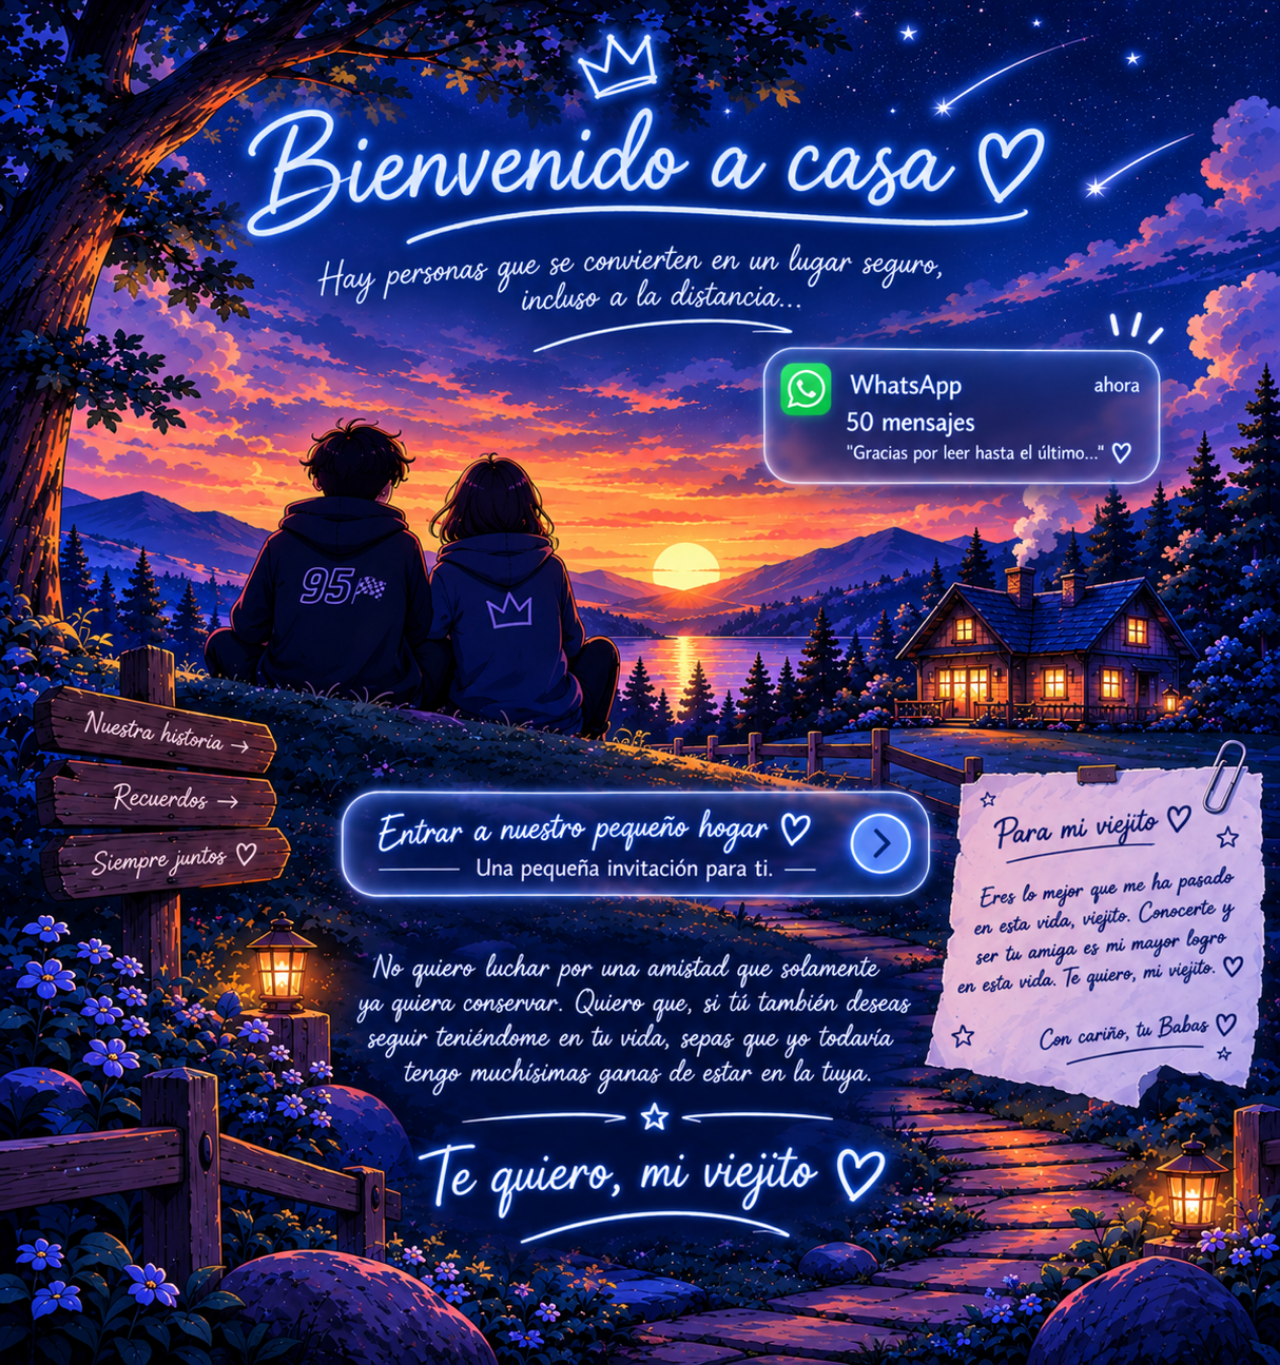
<file: index.html>
<!DOCTYPE html>
<html lang="es">
<head>
  <meta charset="UTF-8">
  <meta name="viewport" content="width=device-width, initial-scale=1.0">
  <meta name="theme-color" content="#07152f">
  <meta name="description" content="Un pequeño hogar hecho con cariño para mi viejito.">
  <title>Bienvenido a casa ♡</title>
  <link rel="icon" href="favicon.svg" type="image/svg+xml">
  <link rel="stylesheet" href="estilos.css">
</head>
<body class="portada">
  <main class="portada-completa" aria-label="Bienvenido a nuestro pequeño hogar">
    <div class="portada-imagen">
      <img src="portada-principal.png" alt="Ilustración de dos personas contemplando el atardecer junto a un lago y una casa iluminada. La imagen dice: Bienvenido a casa.">
      <a class="boton-entrada" href="hogar.html" aria-label="Entrar a nuestro pequeño hogar">
        <span class="solo-lectores">Entrar a nuestro pequeño hogar</span>
      </a>
    </div>
  </main>
  <script src="navegacion.js"></script>
</body>
</html>
</file>
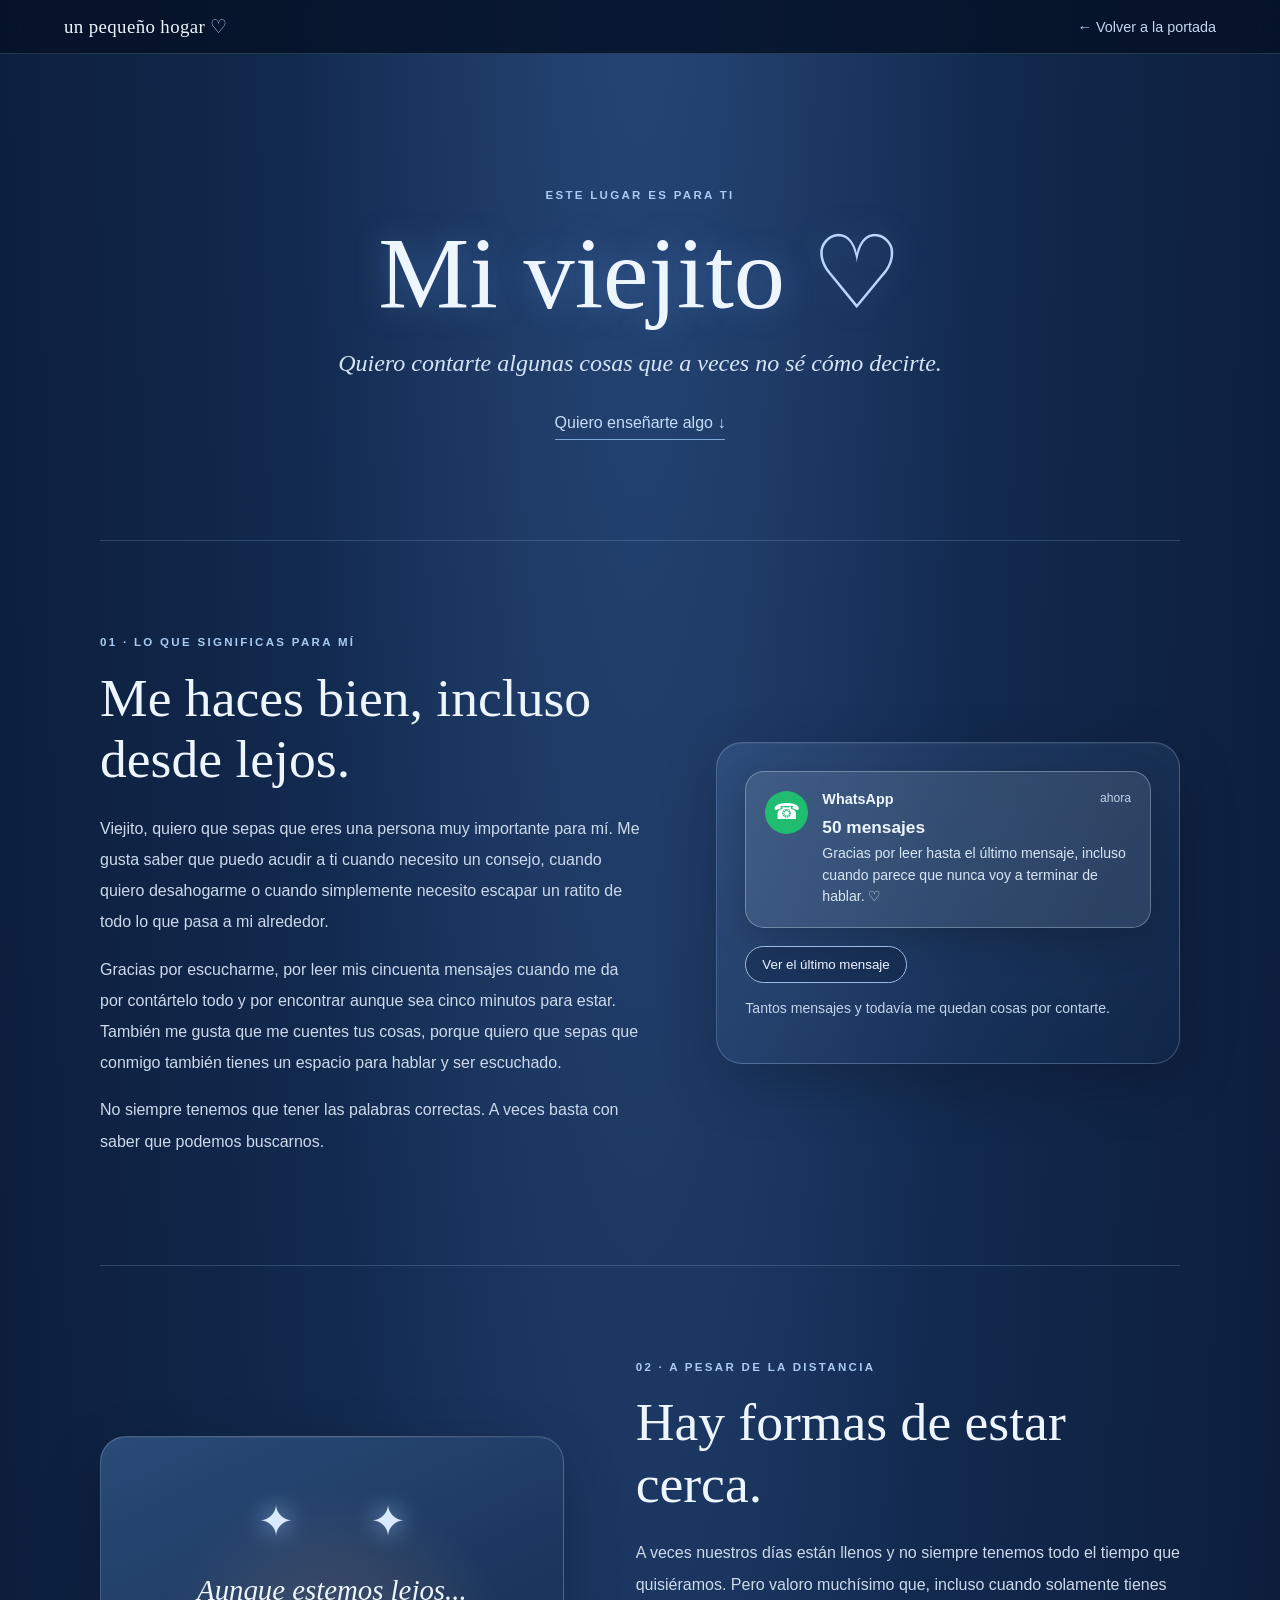
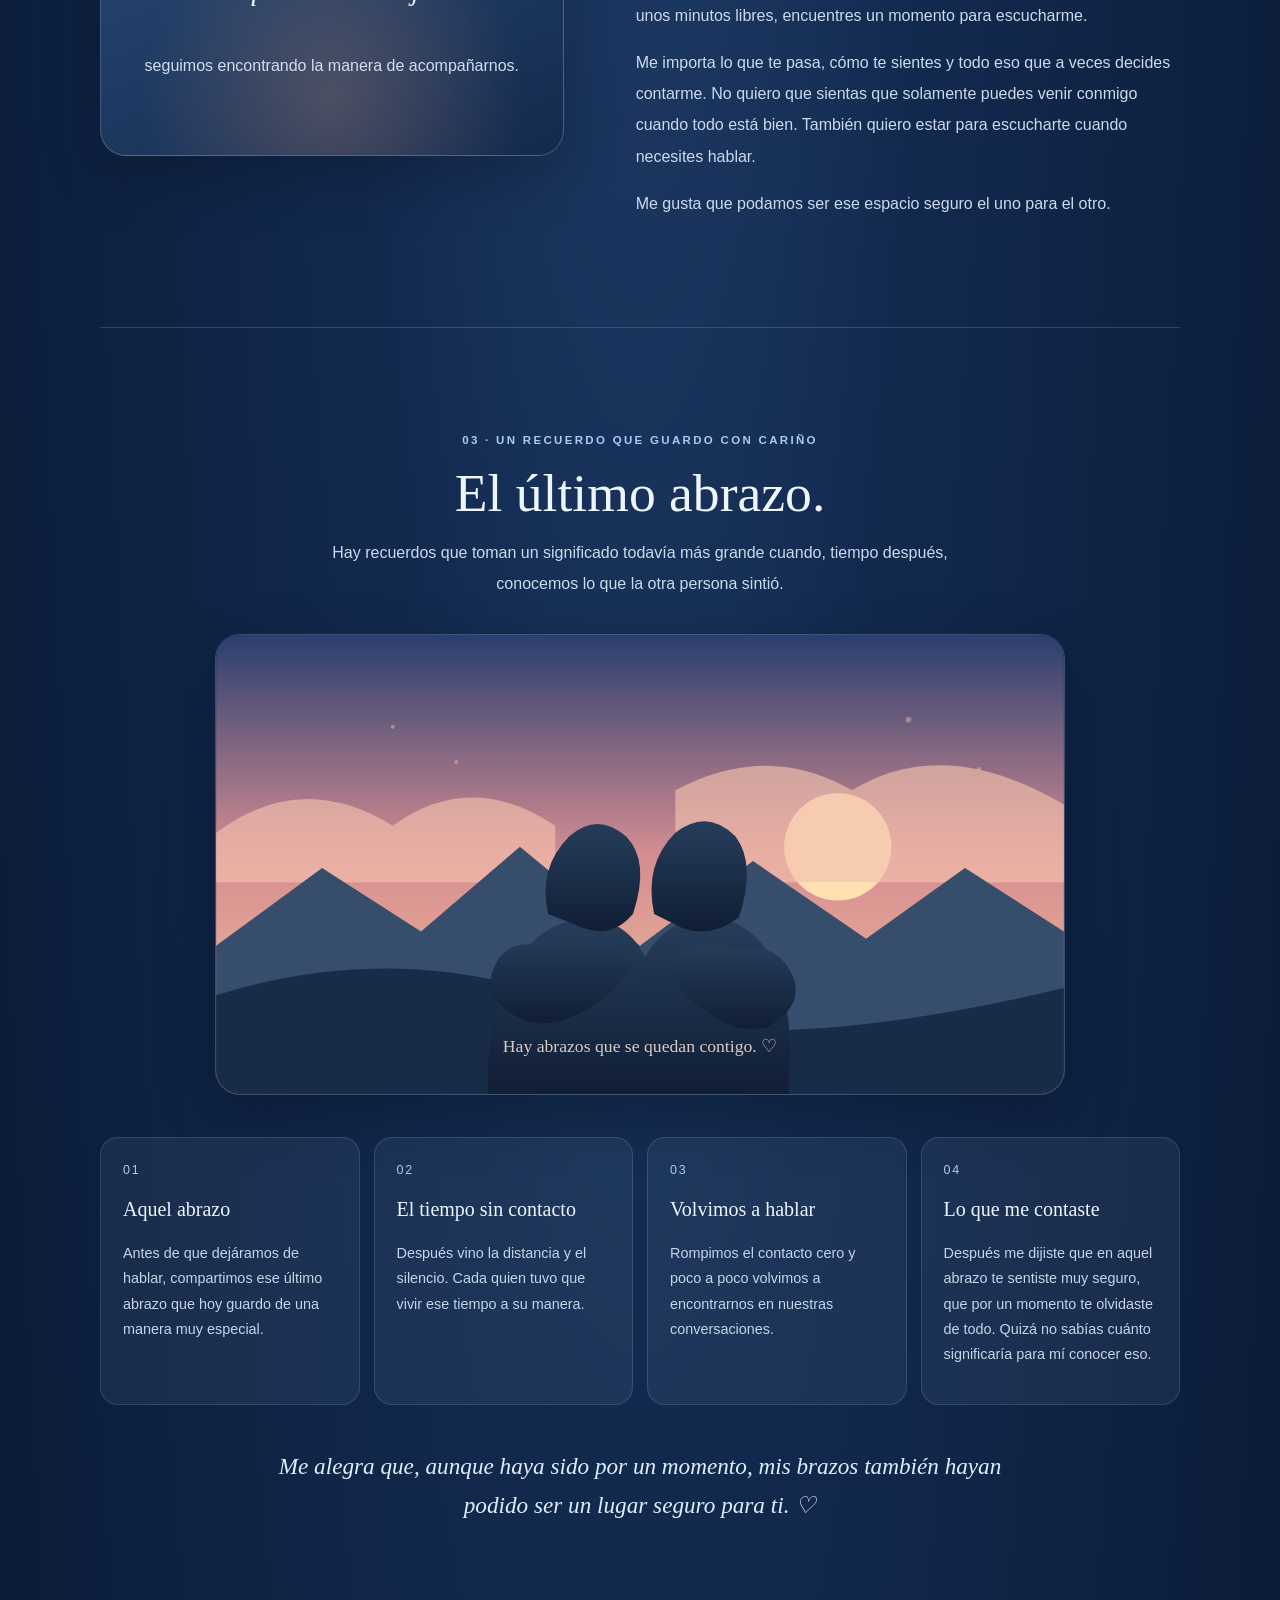
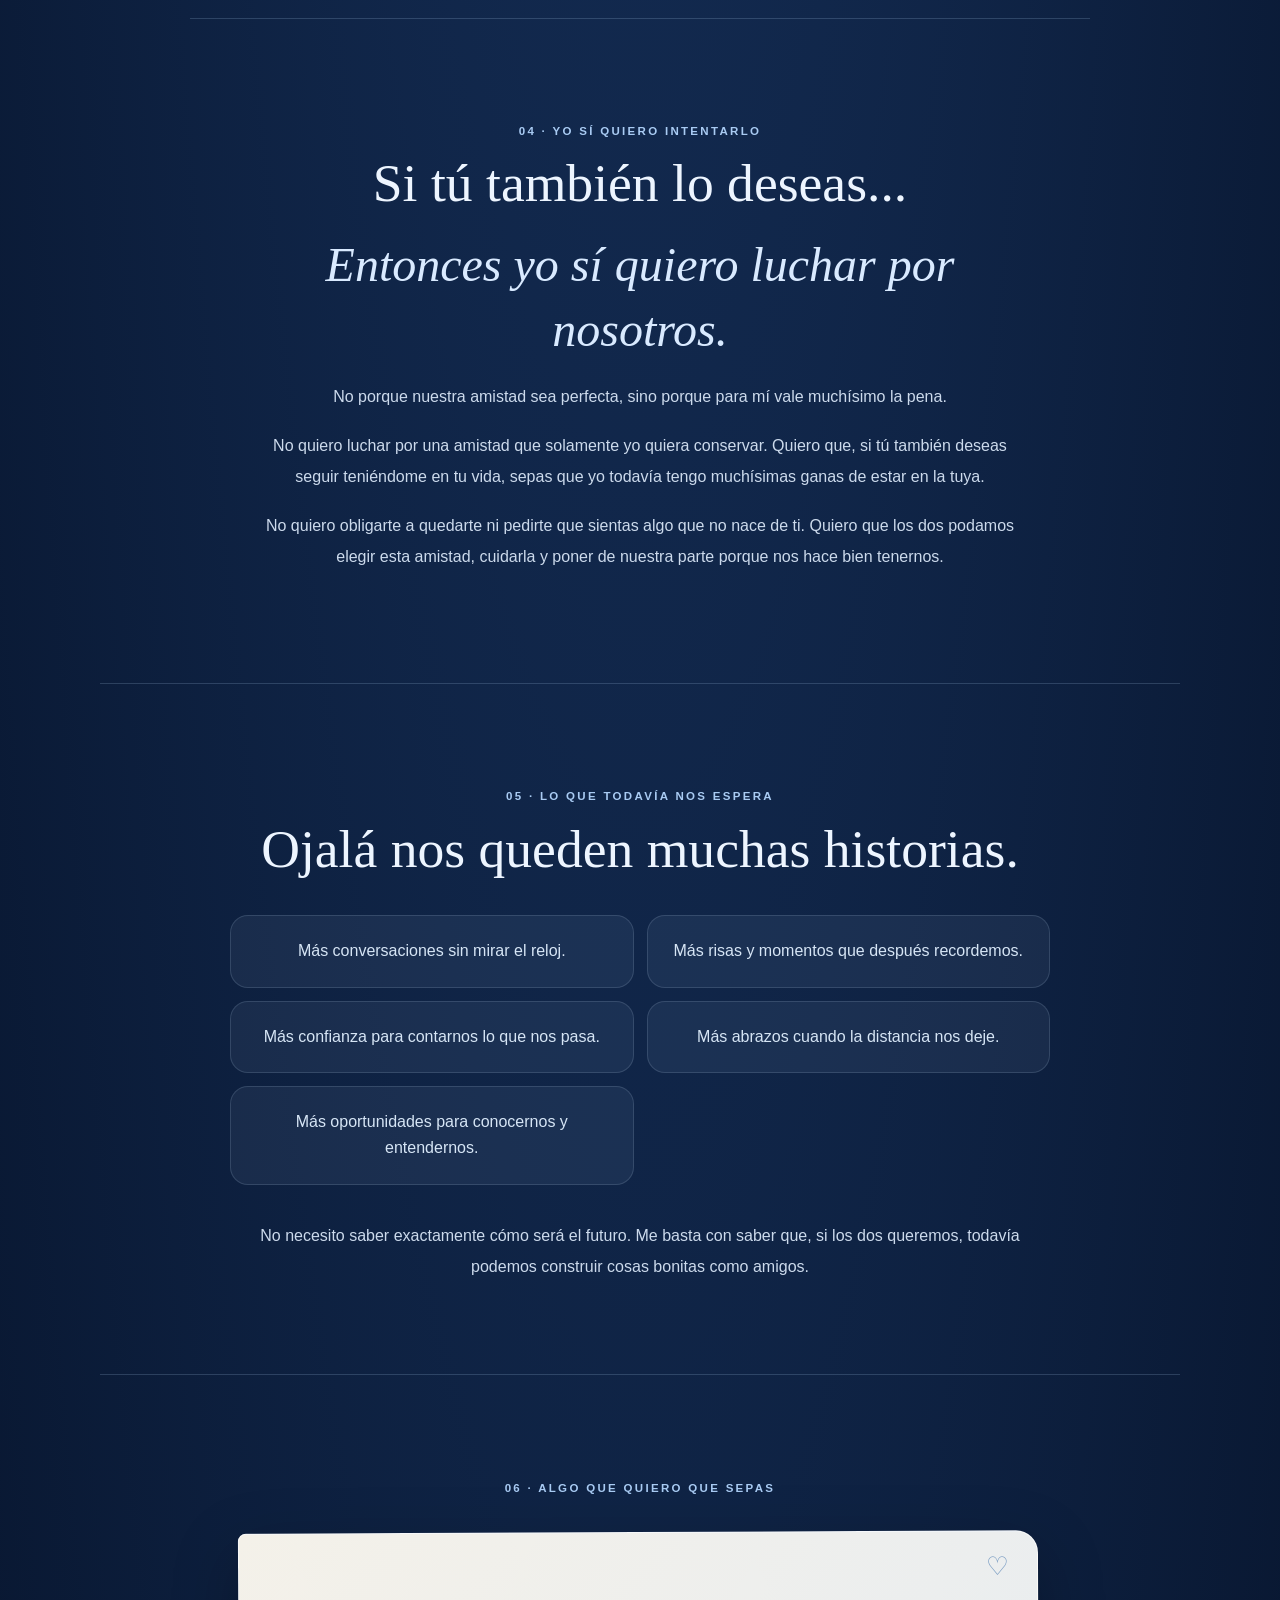
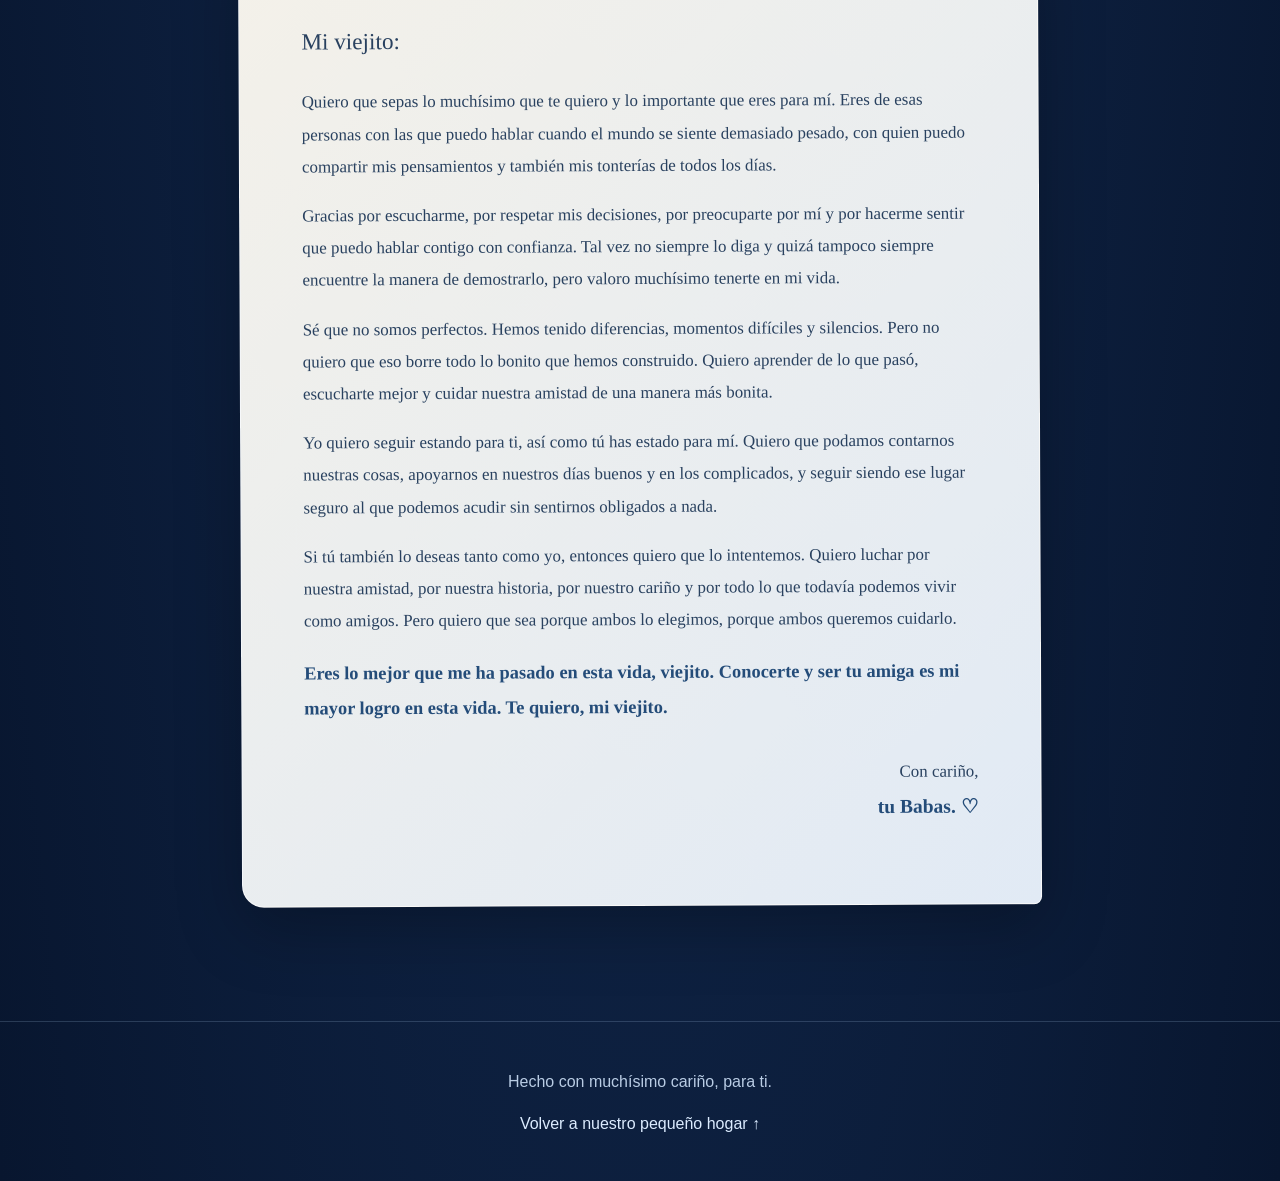
<file: hogar.html>
<!DOCTYPE html>
<html lang="es">
<head>
  <meta charset="UTF-8">
  <meta name="viewport" content="width=device-width, initial-scale=1.0">
  <meta name="theme-color" content="#172b50">
  <title>Para mi viejito ♡</title>
  <link rel="icon" href="favicon.svg" type="image/svg+xml">
  <link rel="stylesheet" href="estilos.css">
</head>
<body class="pagina-hogar">
  <header class="barra">
    <a class="marca" href="index.html">un pequeño hogar <span>♡</span></a>
    <a class="volver" href="index.html">← Volver a la portada</a>
  </header>

  <main>
    <section class="bienvenida seccion" id="inicio">
      <p class="sobretitulo">ESTE LUGAR ES PARA TI</p>
      <h1>Mi viejito <span>♡</span></h1>
      <p class="bajada">Quiero contarte algunas cosas que a veces no sé cómo decirte.</p>
      <a class="enlace-suave" href="#significas">Quiero enseñarte algo ↓</a>
    </section>

    <section class="seccion bloque" id="significas">
      <div class="texto">
        <p class="numero">01 · LO QUE SIGNIFICAS PARA MÍ</p>
        <h2>Me haces bien, incluso desde lejos.</h2>
        <p>Viejito, quiero que sepas que eres una persona muy importante para mí. Me gusta saber que puedo acudir a ti cuando necesito un consejo, cuando quiero desahogarme o cuando simplemente necesito escapar un ratito de todo lo que pasa a mi alrededor.</p>
        <p>Gracias por escucharme, por leer mis cincuenta mensajes cuando me da por contártelo todo y por encontrar aunque sea cinco minutos para estar. También me gusta que me cuentes tus cosas, porque quiero que sepas que conmigo también tienes un espacio para hablar y ser escuchado.</p>
        <p>No siempre tenemos que tener las palabras correctas. A veces basta con saber que podemos buscarnos.</p>
      </div>
      <div class="visual visual-mensajes">
        <div class="notificacion">
          <div class="wa-icon">☎</div>
          <div class="notificacion__texto">
            <div class="notificacion__top"><strong>WhatsApp</strong><span>ahora</span></div>
            <strong class="contador">50 mensajes</strong>
            <p id="mensaje-final">Gracias por leer hasta el último mensaje, incluso cuando parece que nunca voy a terminar de hablar. ♡</p>
          </div>
        </div>
        <button class="boton-pequeno" id="ver-mensaje" type="button">Ver el último mensaje</button>
        <p class="nota-visual" id="nota-mensaje" aria-live="polite">Tantos mensajes y todavía me quedan cosas por contarte.</p>
      </div>
    </section>

    <section class="seccion bloque bloque-invertido" id="historia">
      <div class="visual visual-distancia">
        <div class="dos-luces"><span>✦</span><span>✦</span></div>
        <p class="visual-titulo">Aunque estemos lejos...</p>
        <p>seguimos encontrando la manera de acompañarnos.</p>
      </div>
      <div class="texto">
        <p class="numero">02 · A PESAR DE LA DISTANCIA</p>
        <h2>Hay formas de estar cerca.</h2>
        <p>A veces nuestros días están llenos y no siempre tenemos todo el tiempo que quisiéramos. Pero valoro muchísimo que, incluso cuando solamente tienes unos minutos libres, encuentres un momento para escucharme.</p>
        <p>Me importa lo que te pasa, cómo te sientes y todo eso que a veces decides contarme. No quiero que sientas que solamente puedes venir conmigo cuando todo está bien. También quiero estar para escucharte cuando necesites hablar.</p>
        <p>Me gusta que podamos ser ese espacio seguro el uno para el otro.</p>
      </div>
    </section>

    <section class="seccion abrazo" id="abrazo">
      <p class="numero">03 · UN RECUERDO QUE GUARDO CON CARIÑO</p>
      <h2>El último abrazo.</h2>
      <p class="abrazo-intro">Hay recuerdos que toman un significado todavía más grande cuando, tiempo después, conocemos lo que la otra persona sintió.</p>
      <img class="abrazo-imagen" src="abrazo.svg" alt="Dos siluetas abrazándose bajo un cielo de atardecer">
      <div class="linea-tiempo">
        <article><span>01</span><h3>Aquel abrazo</h3><p>Antes de que dejáramos de hablar, compartimos ese último abrazo que hoy guardo de una manera muy especial.</p></article>
        <article><span>02</span><h3>El tiempo sin contacto</h3><p>Después vino la distancia y el silencio. Cada quien tuvo que vivir ese tiempo a su manera.</p></article>
        <article><span>03</span><h3>Volvimos a hablar</h3><p>Rompimos el contacto cero y poco a poco volvimos a encontrarnos en nuestras conversaciones.</p></article>
        <article><span>04</span><h3>Lo que me contaste</h3><p>Después me dijiste que en aquel abrazo te sentiste muy seguro, que por un momento te olvidaste de todo. Quizá no sabías cuánto significaría para mí conocer eso.</p></article>
      </div>
      <p class="frase-destacada">Me alegra que, aunque haya sido por un momento, mis brazos también hayan podido ser un lugar seguro para ti. ♡</p>
    </section>

    <section class="seccion intento" id="intentarlo">
      <p class="numero">04 · YO SÍ QUIERO INTENTARLO</p>
      <h2>Si tú también lo deseas...</h2>
      <p class="frase-grande">Entonces yo sí quiero luchar por nosotros.</p>
      <p>No porque nuestra amistad sea perfecta, sino porque para mí vale muchísimo la pena.</p>
      <p>No quiero luchar por una amistad que solamente yo quiera conservar. Quiero que, si tú también deseas seguir teniéndome en tu vida, sepas que yo todavía tengo muchísimas ganas de estar en la tuya.</p>
      <p>No quiero obligarte a quedarte ni pedirte que sientas algo que no nace de ti. Quiero que los dos podamos elegir esta amistad, cuidarla y poner de nuestra parte porque nos hace bien tenernos.</p>
    </section>

    <section class="seccion futuro" id="futuro">
      <p class="numero">05 · LO QUE TODAVÍA NOS ESPERA</p>
      <h2>Ojalá nos queden muchas historias.</h2>
      <div class="deseos">
        <p>Más conversaciones sin mirar el reloj.</p>
        <p>Más risas y momentos que después recordemos.</p>
        <p>Más confianza para contarnos lo que nos pasa.</p>
        <p>Más abrazos cuando la distancia nos deje.</p>
        <p>Más oportunidades para conocernos y entendernos.</p>
      </div>
      <p class="nota-final">No necesito saber exactamente cómo será el futuro. Me basta con saber que, si los dos queremos, todavía podemos construir cosas bonitas como amigos.</p>
    </section>

    <section class="seccion carta" id="carta">
      <p class="numero">06 · ALGO QUE QUIERO QUE SEPAS</p>
      <article class="papel">
        <span class="corazon-papel">♡</span>
        <p class="saludo">Mi viejito:</p>
        <p>Quiero que sepas lo muchísimo que te quiero y lo importante que eres para mí. Eres de esas personas con las que puedo hablar cuando el mundo se siente demasiado pesado, con quien puedo compartir mis pensamientos y también mis tonterías de todos los días.</p>
        <p>Gracias por escucharme, por respetar mis decisiones, por preocuparte por mí y por hacerme sentir que puedo hablar contigo con confianza. Tal vez no siempre lo diga y quizá tampoco siempre encuentre la manera de demostrarlo, pero valoro muchísimo tenerte en mi vida.</p>
        <p>Sé que no somos perfectos. Hemos tenido diferencias, momentos difíciles y silencios. Pero no quiero que eso borre todo lo bonito que hemos construido. Quiero aprender de lo que pasó, escucharte mejor y cuidar nuestra amistad de una manera más bonita.</p>
        <p>Yo quiero seguir estando para ti, así como tú has estado para mí. Quiero que podamos contarnos nuestras cosas, apoyarnos en nuestros días buenos y en los complicados, y seguir siendo ese lugar seguro al que podemos acudir sin sentirnos obligados a nada.</p>
        <p>Si tú también lo deseas tanto como yo, entonces quiero que lo intentemos. Quiero luchar por nuestra amistad, por nuestra historia, por nuestro cariño y por todo lo que todavía podemos vivir como amigos. Pero quiero que sea porque ambos lo elegimos, porque ambos queremos cuidarlo.</p>
        <p class="declaracion">Eres lo mejor que me ha pasado en esta vida, viejito. Conocerte y ser tu amiga es mi mayor logro en esta vida. Te quiero, mi viejito.</p>
        <p class="firma-carta">Con cariño,<br><strong>tu Babas. ♡</strong></p>
      </article>
    </section>
  </main>

  <footer class="pie">
    <p>Hecho con muchísimo cariño, para ti.</p>
    <a href="index.html">Volver a nuestro pequeño hogar ↑</a>
  </footer>
  <script src="animaciones.js"></script>
  <script src="navegacion.js"></script>
</body>
</html>
</file>
<file: estilos.css>
:root {
  color-scheme: dark;
  --noche: #07152f;
  --azul: #142b58;
  --azul-claro: #9fcaff;
  --texto: #edf5ff;
  --texto-suave: #c6d8ee;
  --borde: rgba(190, 218, 255, .18);
  --cristal: rgba(14, 34, 68, .66);
}
* { box-sizing: border-box; }
html { scroll-behavior: smooth; scroll-padding-top: 90px; }
body { margin: 0; min-width: 320px; font-family: "Trebuchet MS", Arial, sans-serif; background: var(--noche); color: var(--texto); }
a { color: inherit; }
.portada { min-height: 100vh; background: #06132b; }
.portada-completa { width: 100%; min-height: 100vh; display: flex; justify-content: center; align-items: flex-start; }
.portada-imagen { width: min(100%, 1500px); position: relative; line-height: 0; margin: 0 auto; }
.portada-imagen > img { display: block; width: 100%; height: auto; }
.boton-entrada { position: absolute; left: 25.3%; top: 56.4%; width: 46.7%; height: 8.1%; display: block; border-radius: 28px; outline: 0; cursor: pointer; -webkit-tap-highlight-color: transparent; }
.boton-entrada:focus-visible { outline: 3px solid #fff; outline-offset: 4px; box-shadow: 0 0 0 7px rgba(100, 163, 255, .35); }
.boton-entrada:hover { background: rgba(161, 203, 255, .06); box-shadow: 0 0 30px rgba(130, 184, 255, .16); }
.solo-lectores { position: absolute; width: 1px; height: 1px; padding: 0; margin: -1px; overflow: hidden; clip: rect(0,0,0,0); white-space: nowrap; border: 0; }
/* Interior */
.pagina-hogar { background: radial-gradient(ellipse at 50% -12%, #294a7b 0, #12294e 40%, #08162f 100%); color: var(--texto); }
.barra { position: sticky; top: 0; z-index: 20; display: flex; align-items: center; justify-content: space-between; gap: 18px; padding: 15px clamp(18px, 5vw, 70px); background: rgba(5, 17, 39, .84); border-bottom: 1px solid var(--borde); backdrop-filter: blur(16px); }
.marca { text-decoration: none; font-family: Georgia, serif; font-size: 1.18rem; letter-spacing: .02em; }
.marca span { color: #a9cfff; }
.volver { color: var(--texto-suave); text-decoration: none; font-size: .9rem; }
.volver:hover, .pie a:hover { color: white; }
.seccion { width: min(1080px, calc(100% - 42px)); margin: 0 auto; padding: 92px 0; }
.bienvenida { text-align: center; padding-top: 120px; padding-bottom: 100px; }
.sobretitulo, .numero { color: #a9cbf3; font-size: .72rem; font-weight: 700; letter-spacing: .2em; line-height: 1.6; }
.bienvenida h1 { margin: 16px 0; font: 500 clamp(3.5rem, 9vw, 6.4rem)/1.05 Georgia, serif; text-shadow: 0 0 32px rgba(111, 169, 255, .36); }
.bienvenida h1 span { color: #b9d7ff; }
.bajada { max-width: 670px; margin: 0 auto; color: #d5e4f7; font: italic clamp(1.15rem, 2.6vw, 1.5rem)/1.7 Georgia, serif; }
.enlace-suave { display: inline-block; margin-top: 30px; padding-bottom: 7px; color: #c5ddfb; text-decoration: none; border-bottom: 1px solid #80a9da; }
.bloque { display: grid; grid-template-columns: 1.08fr .92fr; gap: clamp(30px, 6vw, 72px); align-items: center; border-top: 1px solid var(--borde); }
.bloque-invertido { grid-template-columns: .92fr 1.08fr; }
.bloque-invertido .visual { order: 0; }
.bloque-invertido .texto { order: 1; }
.texto h2, .seccion h2 { margin: 13px 0 22px; font: 500 clamp(2.1rem, 5vw, 3.35rem)/1.15 Georgia, serif; }
.texto p:not(.numero), .abrazo-intro, .intento > p:not(.numero), .nota-final { color: #ccdaec; font-size: 1rem; line-height: 1.95; }
.texto p { margin: 0 0 16px; }
.visual { min-height: 300px; padding: 28px; display: flex; flex-direction: column; justify-content: center; border: 1px solid rgba(194, 221, 255, .24); border-radius: 26px; background: linear-gradient(145deg, rgba(142, 187, 245, .14), rgba(26, 57, 101, .2)); box-shadow: 0 20px 60px rgba(0, 0, 0, .2), inset 0 1px rgba(255,255,255,.06); }
.notificacion { display: flex; align-items: flex-start; gap: 14px; padding: 19px; border: 1px solid rgba(225, 239, 255, .32); border-radius: 19px; background: rgba(225, 239, 255, .11); box-shadow: 0 12px 35px rgba(0,0,0,.18); }
.wa-icon { flex: 0 0 43px; width: 43px; height: 43px; display: grid; place-items: center; border-radius: 50%; background: #20bd70; color: white; font-size: 1.35rem; }
.notificacion__texto { min-width: 0; flex: 1; }
.notificacion__top { display: flex; justify-content: space-between; gap: 10px; font-size: .9rem; }
.notificacion__top span { color: #c0d1e7; font-size: .76rem; }
.contador { display: block; margin: 10px 0 5px; font-size: 1.08rem; }
.notificacion p { margin: 0; color: #d7e6f6; font-size: .88rem; line-height: 1.55; }
.boton-pequeno { align-self: flex-start; margin-top: 18px; padding: 10px 16px; border: 1px solid #9abce2; border-radius: 999px; background: rgba(9, 28, 58, .35); color: #edf5ff; cursor: pointer; transition: .2s ease; }
.boton-pequeno:hover { background: rgba(220,237,255,.14); transform: translateY(-2px); }
.nota-visual { min-height: 24px; color: #c1d4eb; font-size: .88rem; line-height: 1.6; }
.visual-distancia { min-height: 320px; text-align: center; background: radial-gradient(ellipse at 50% 82%, rgba(255, 176, 133, .22), transparent 58%), linear-gradient(155deg, #294b78, #142a4d); }
.dos-luces { display: flex; justify-content: center; gap: 76px; color: #d9eaff; font-size: 2.7rem; text-shadow: 0 0 24px #9ccaff; }
.visual-titulo { font: italic 1.8rem Georgia, serif; }
.visual-distancia p:last-child { color: #cfdef0; line-height: 1.8; }
.abrazo, .intento, .futuro, .carta { border-top: 1px solid var(--borde); }
.abrazo { text-align: center; }
.abrazo h2 { margin-bottom: 12px; }
.abrazo-intro { max-width: 700px; margin: 0 auto 35px; }
.abrazo-imagen { display: block; width: min(100%, 850px); max-height: 540px; object-fit: cover; margin: 0 auto 42px; border: 1px solid rgba(210, 230, 255, .22); border-radius: 25px; box-shadow: 0 20px 60px rgba(0,0,0,.24); }
.linea-tiempo { display: grid; grid-template-columns: repeat(4, 1fr); gap: 14px; text-align: left; }
.linea-tiempo article, .deseos p { padding: 22px; border: 1px solid rgba(214,232,255,.14); border-radius: 18px; background: rgba(190, 218, 255, .065); }
.linea-tiempo article span { color: #a9cbed; font-size: .78rem; letter-spacing: .15em; }
.linea-tiempo h3 { font: 500 1.25rem Georgia, serif; }
.linea-tiempo p { color: #c5d5e8; font-size: .9rem; line-height: 1.75; }
.frase-destacada { max-width: 770px; margin: 42px auto 0; color: #e0edff; font: italic 1.45rem/1.7 Georgia, serif; }
.intento { max-width: 900px; text-align: center; }
.intento h2 { margin-bottom: 10px; }
.frase-grande { color: #d9eaff !important; font: italic clamp(1.8rem, 4.5vw, 3rem)/1.35 Georgia, serif !important; }
.intento > p:not(.numero) { max-width: 750px; margin: 18px auto; }
.futuro { text-align: center; }
.deseos { display: grid; grid-template-columns: repeat(2, 1fr); gap: 13px; max-width: 820px; margin: 35px auto; }
.deseos p { margin: 0; color: #d6e5f5; line-height: 1.65; }
.nota-final { max-width: 770px; margin: 30px auto 0; }
.carta { padding-bottom: 115px; }
.carta > .numero, .carta > h2 { text-align: center; }
.papel { position: relative; max-width: 800px; margin: 35px auto 0; padding: clamp(28px, 6vw, 62px); border: 1px solid rgba(255,255,255,.65); border-radius: 8px 22px 8px 22px; background: linear-gradient(135deg, #f4f1e9, #e1eaf5); color: #29415f; box-shadow: 0 22px 65px rgba(0,0,0,.25); transform: rotate(-.25deg); }
.corazon-papel { position: absolute; top: 20px; right: 28px; color: #789bc2; font-size: 1.6rem; }
.papel p { font: 1.06rem/1.9 Georgia, serif; }
.papel .saludo { font-size: 1.45rem; }
.papel .declaracion { color: #244c79; font-size: 1.15rem; font-weight: 700; }
.firma-carta { margin-top: 32px; text-align: right; }
.firma-carta strong { color: #244c79; font-size: 1.22rem; }
.pie { padding: 35px 20px 48px; border-top: 1px solid var(--borde); color: #b9cce4; text-align: center; }
.pie a { display: inline-block; margin-top: 8px; color: #dcecff; text-decoration: none; }
.pendiente { opacity: 0; transform: translateY(22px); transition: opacity .75s ease, transform .75s ease; }
.aparecer { opacity: 1; transform: translateY(0); }
.mensaje-revelado { animation: revelar .65s ease; }
@keyframes revelar { from { opacity: .25; transform: translateY(7px); } to { opacity: 1; transform: translateY(0); } }
@media (max-width: 820px) {
  .bloque, .bloque-invertido { grid-template-columns: 1fr; gap: 28px; }
  .bloque-invertido .visual, .bloque-invertido .texto { order: initial; }
  .linea-tiempo { grid-template-columns: repeat(2, 1fr); }
  .seccion { padding: 76px 0; }
  .bienvenida { padding-top: 100px; padding-bottom: 78px; }
}
@media (max-width: 560px) {
  .portada-imagen { width: 100%; }
  .boton-entrada { left: 25.3%; top: 56.4%; width: 46.7%; height: 8.1%; border-radius: 14px; }
  .barra { padding: 13px 15px; }
  .marca { font-size: 1rem; }
  .volver { font-size: .78rem; }
  .seccion { width: calc(100% - 30px); padding: 64px 0; }
  .visual { min-height: 255px; padding: 18px; }
  .linea-tiempo, .deseos { grid-template-columns: 1fr; }
  .papel p { font-size: 1rem; }
  .bienvenida h1 { font-size: 3.45rem; }
  .bajada { font-size: 1.1rem; }
}
@media (prefers-reduced-motion: reduce) {
  html { scroll-behavior: auto; }
  .pendiente, .aparecer { transition: none; transform: none; opacity: 1; }
  *, *::before, *::after { animation: none !important; }
}
</file>
